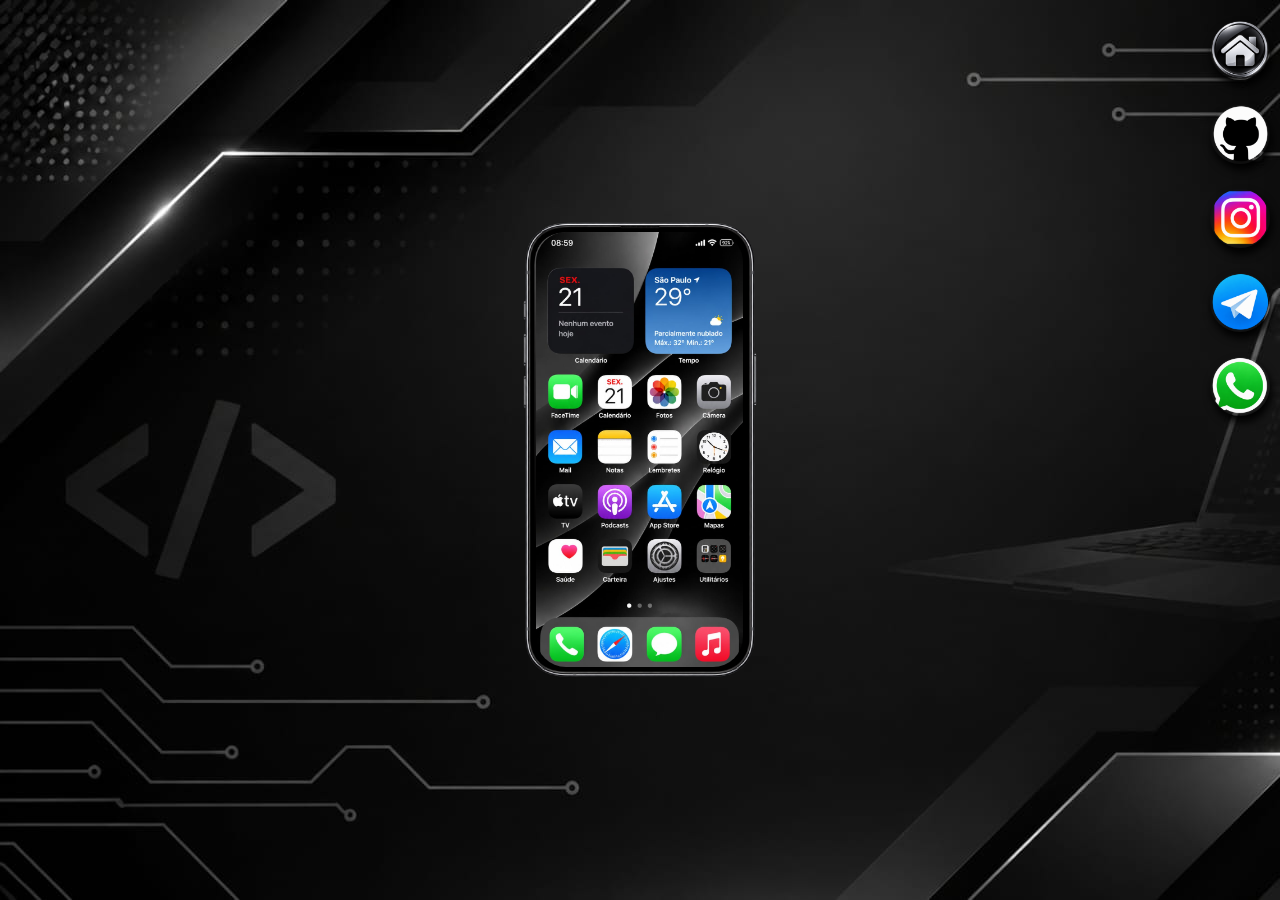
<file: index.html>
<!DOCTYPE html>
<html lang="pt-br">
<head>
    <meta charset="UTF-8">
    <meta name="viewport" content="width=device-width, initial-scale=1.0">
    <title>Portifolio-pessoal</title>
    <link rel="stylesheet" href="estilos/style.css">
</head>
<body>
    
<main>
    <section id="celular">
        <iframe src="home.html" name="tela" id="tela" frameborder="0"></iframe>
    </section>
    
    <section id="redes-sociais">

        <a href="home.html" target="tela" id="tela"><img src="imagens/icone-home.png" alt=""></a><br>

        <a href="github.html" target="tela" id="tela"><img  src="imagens/icone-github.png" alt=""><br></a>

        <img src="imagens/icone-instagram.png" alt=""><br>

        <img src="imagens/icone-telegram.png" alt=""><br>

        <img src="imagens/icone-whatsapp.png" alt=""><br>
    </section>
</main>

</body>
</html>
</file>
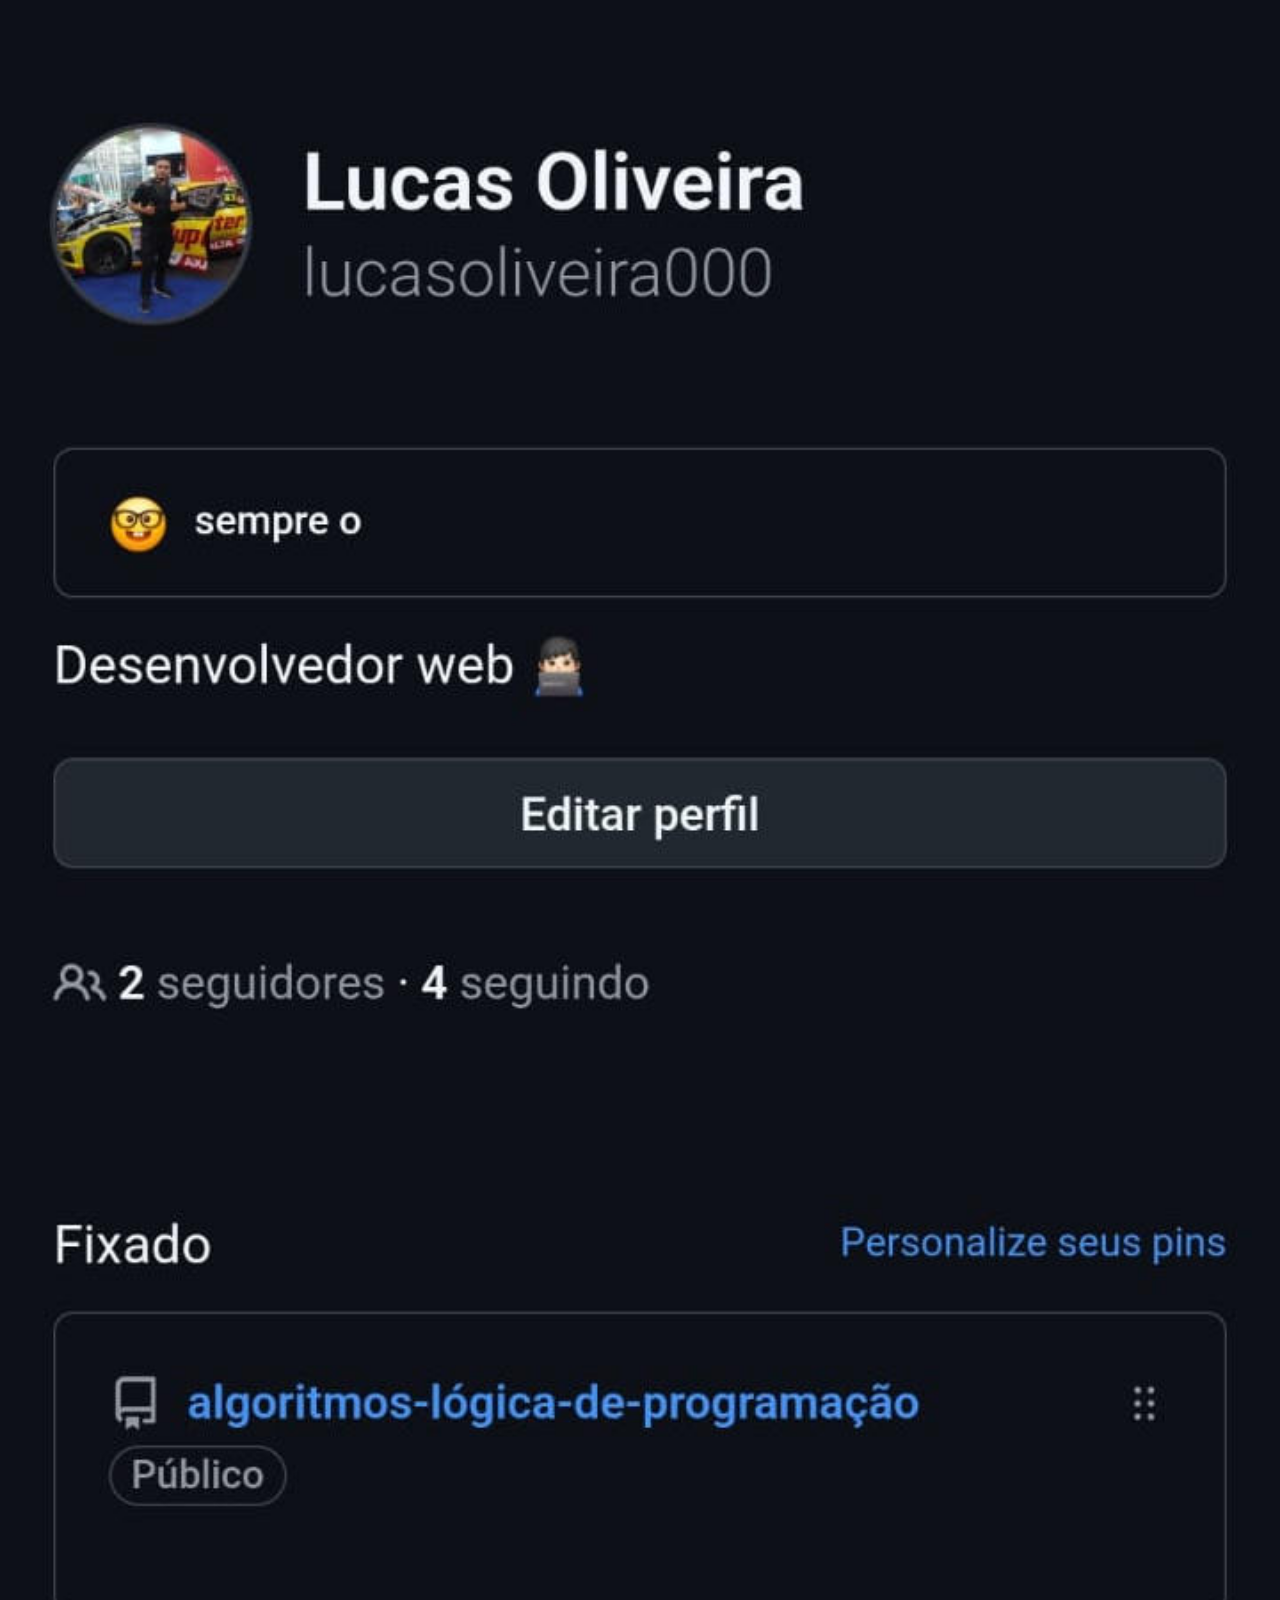
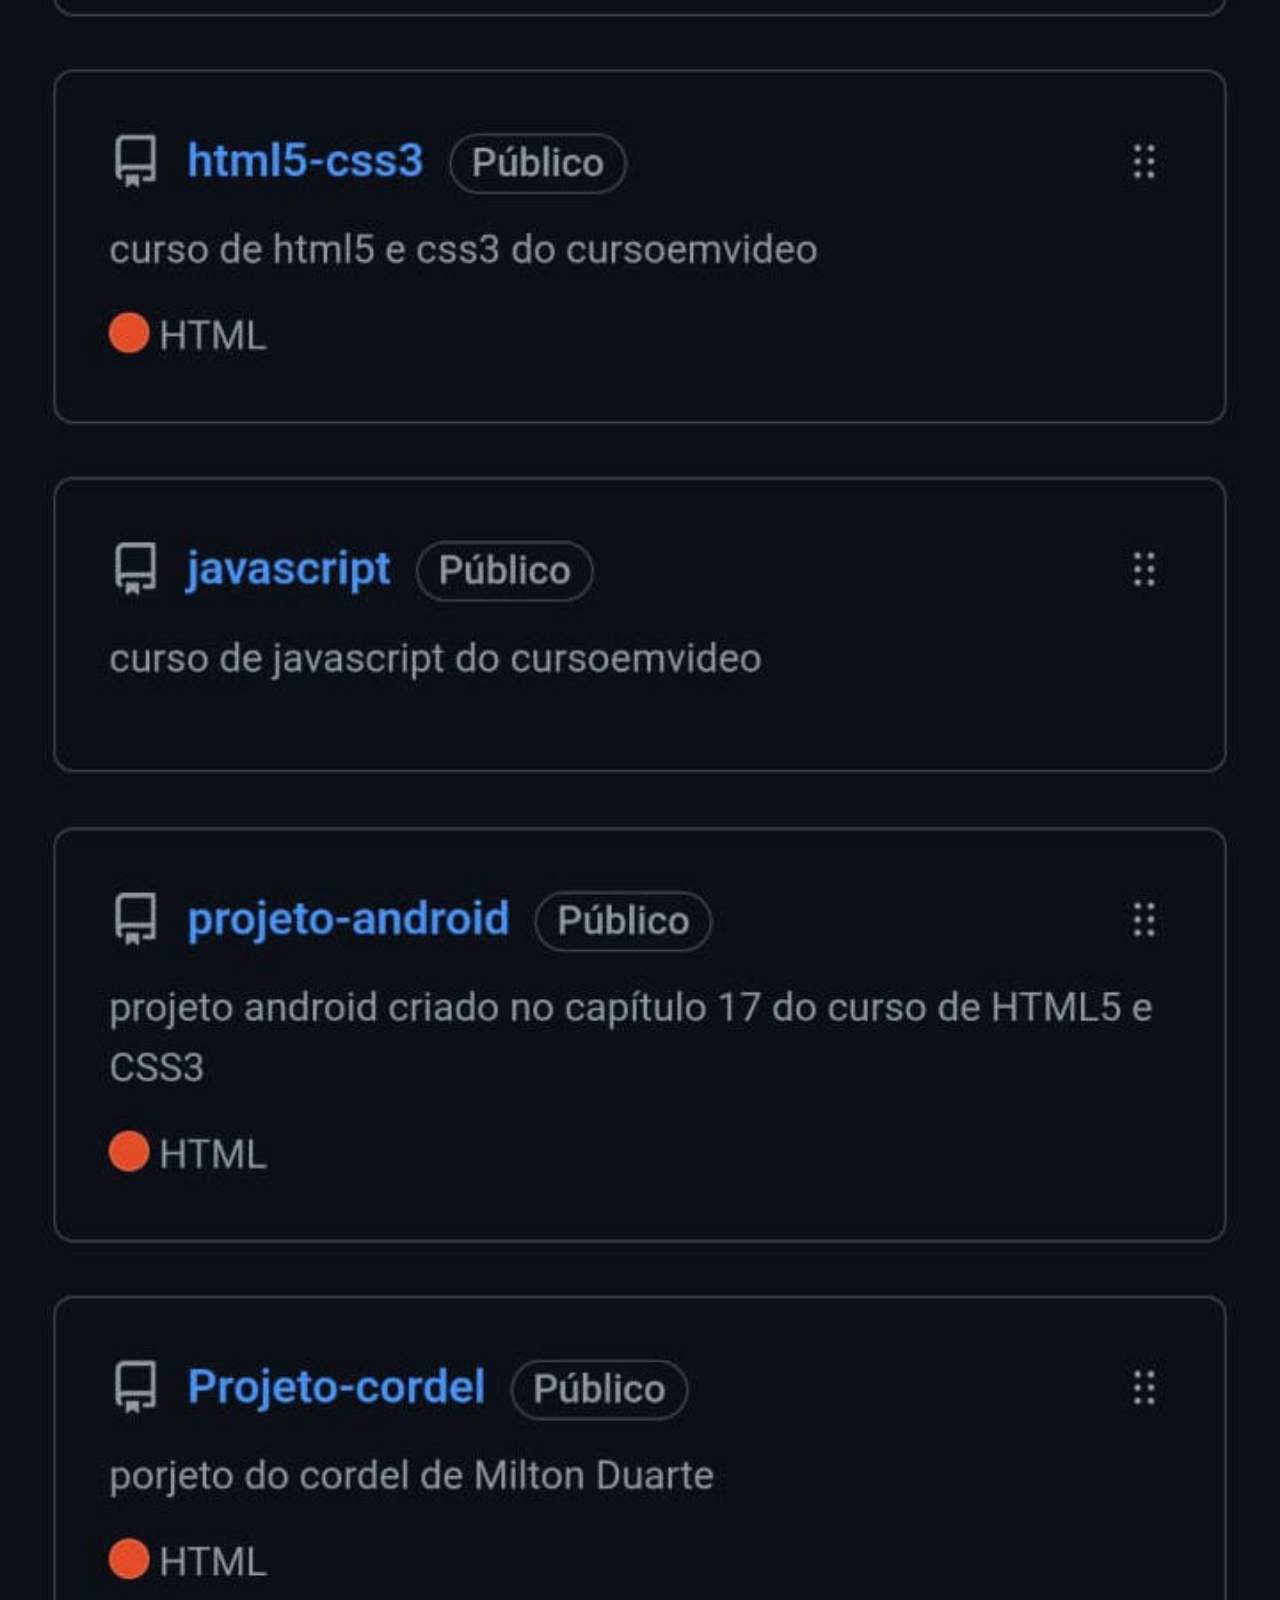
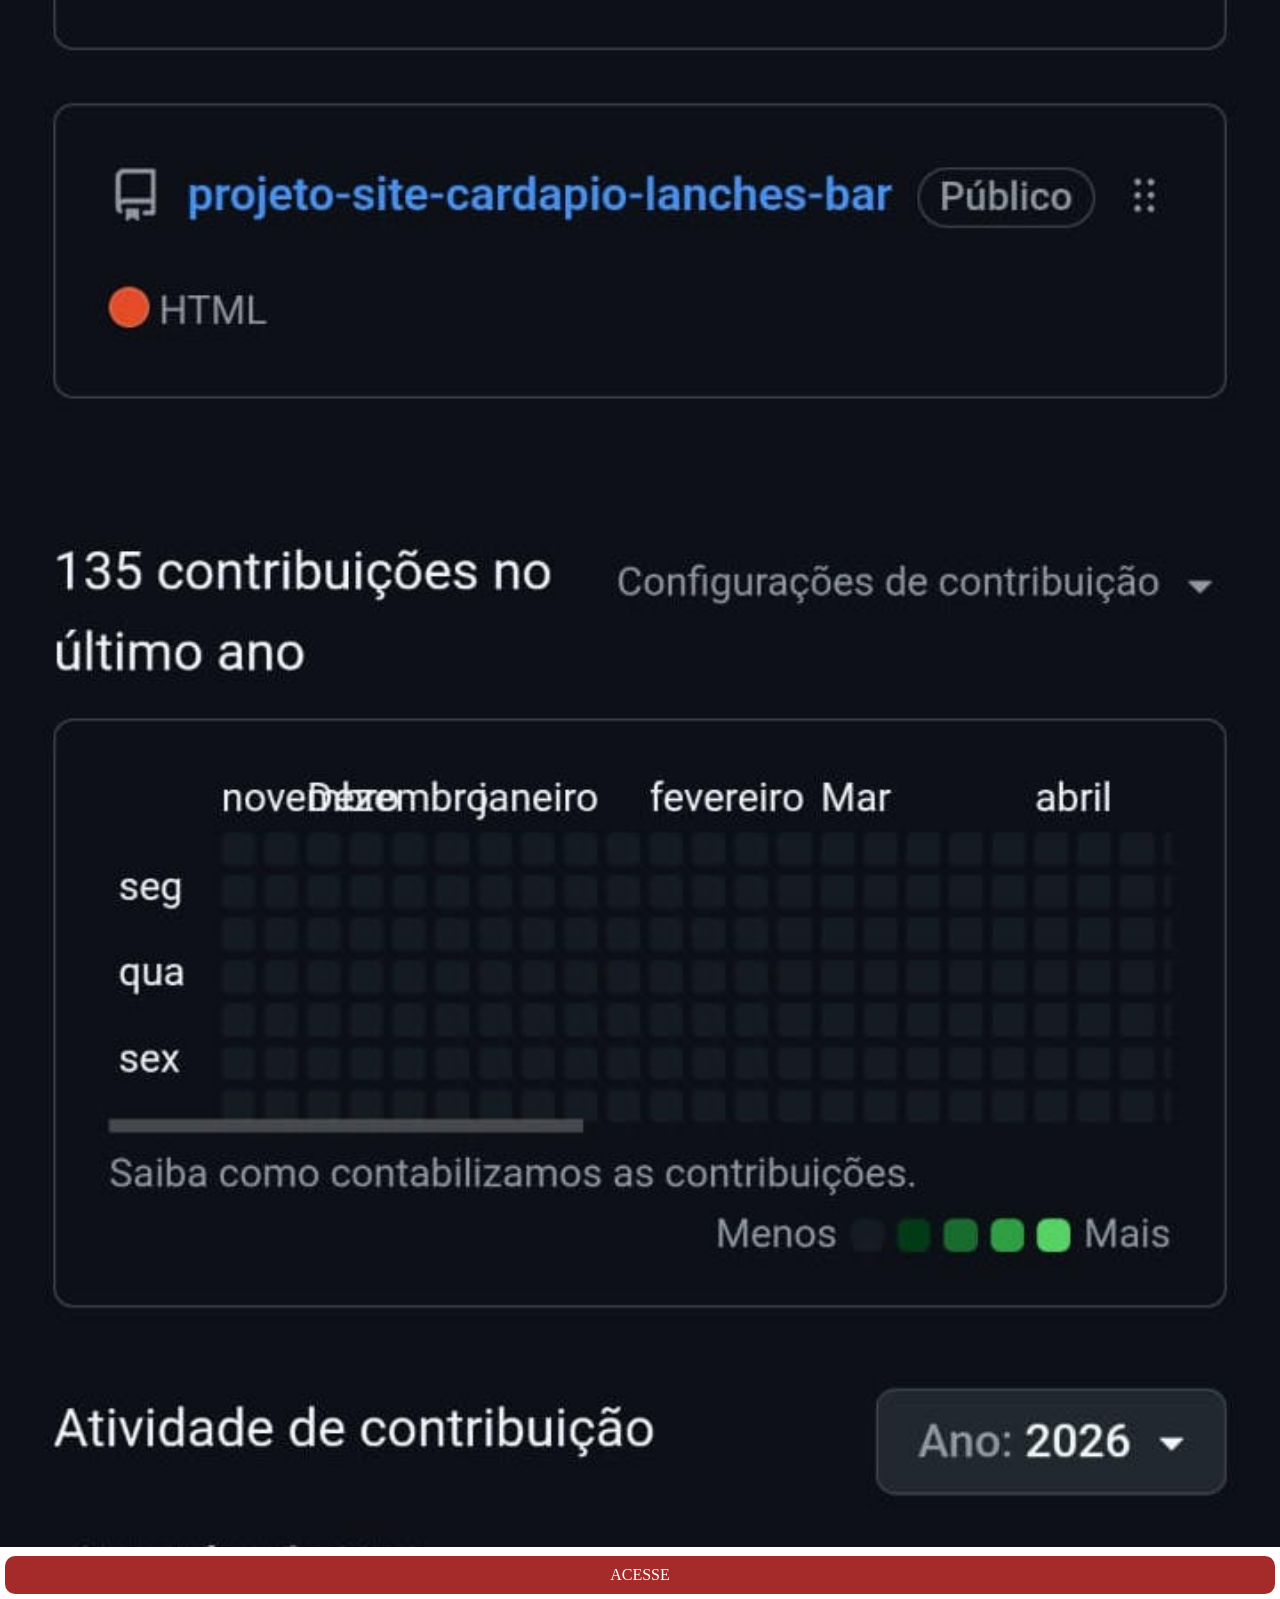
<file: github.html>
<!DOCTYPE html>
<html lang="en">
<head>
    <meta charset="UTF-8">
    <meta name="viewport" content="width=device-width, initial-scale=1.0">
    <link rel="stylesheet" href="estilos/style-social.css">
    <title>github</title>

</head>
<body>
    <img src="imagens/tela-github.jpeg" alt="">
    <a href="https://github.com/lucasoliveira000" target="_blank">ACESSE</a>
</body>
</html>
</file>
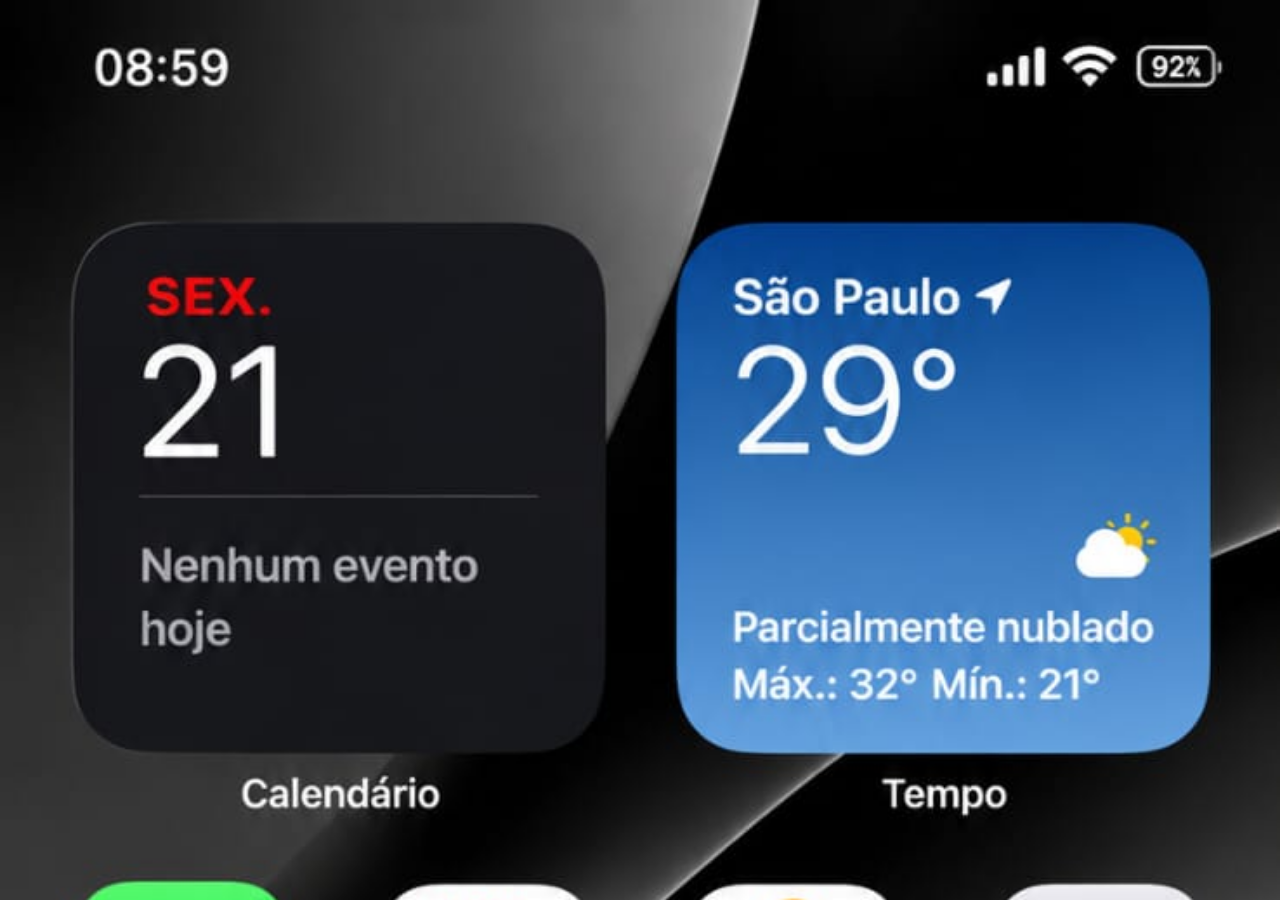
<file: home.html>
<!DOCTYPE html>
<html lang="pt-br">
<head>
    <meta charset="UTF-8">
    <meta name="viewport" content="width=device-width, initial-scale=1.0">
    <title>Pagina Home</title>
    <style>
        *{
            margin: 0px;
            padding: 0px;
        }

        body{
            background:url("./imagens/img-tela-home.jpeg") no-repeat;
            width: 100vw;
            height: 100vh;
            background-size: cover;
            background-attachment: fixed;
            box-sizing: border-box; 

        }
    </style>
</head>
<body>
    
</body>
</html>
</file>
<file: estilos/style.css>
@charset "UTF-8";

*{
    margin: 0px;
    padding: 0px;
    font-family: Arial, Helvetica, sans-serif;
}

html ,body{
    width: 100vw;
    height: 100vh;
    background-color: black;
    background-size: cover;
}

body{
    background: url("../imagens/img-fundo.jpeg");
    background-size: cover;
    background-attachment: fixed;
}

#celular{
    background: url("../imagens/img-celular.png");
    position: relative;
    height: 100vh;
    padding: 10px;
    background-attachment: fixed;
}

#celular{
    position: absolute;
    background-size: 100% 100%;
    width: 300px;
    height: 450px;
    top: 50%;
    left: 50%;
    transform: translate(-50%, -50%);
    padding: 10px;
}

iframe#tela{
    position: relative;
    width: 207px;
    height: 435px;
    top: 7px;
    left: 46px;
    border-radius: 30px;

}

#redes-sociais{
    text-align: right;
}

#redes-sociais img{
    width: 60px;
    height: 60px;
    padding:1px;
    margin-right: 10px;
    margin-top: 20px;
    box-sizing: border-box;
    border-radius: 50%;
    box-shadow: 2px 6px 8px black;
}

#redes-sociais img:hover{
    transform: translatey(5px);
    border:solid 1px gray;
}
</file>
<file: estilos/style-social.css>
@charset "UTF-8";

*{
    margin: 0px;
    padding: 0px;   
}

::-webkit-scrollbar{
    width: 0px;
    height: 0px;
}

body{
    text-align: center;
}

body img{
    width: 100vw;
    

}

a{
    display: block;
    text-align: center;
    background-color: brown;
    color: white;
    text-decoration: none;
    padding: 10px;
    margin: 5px;
    border-radius: 10px;
    
}
</file>
